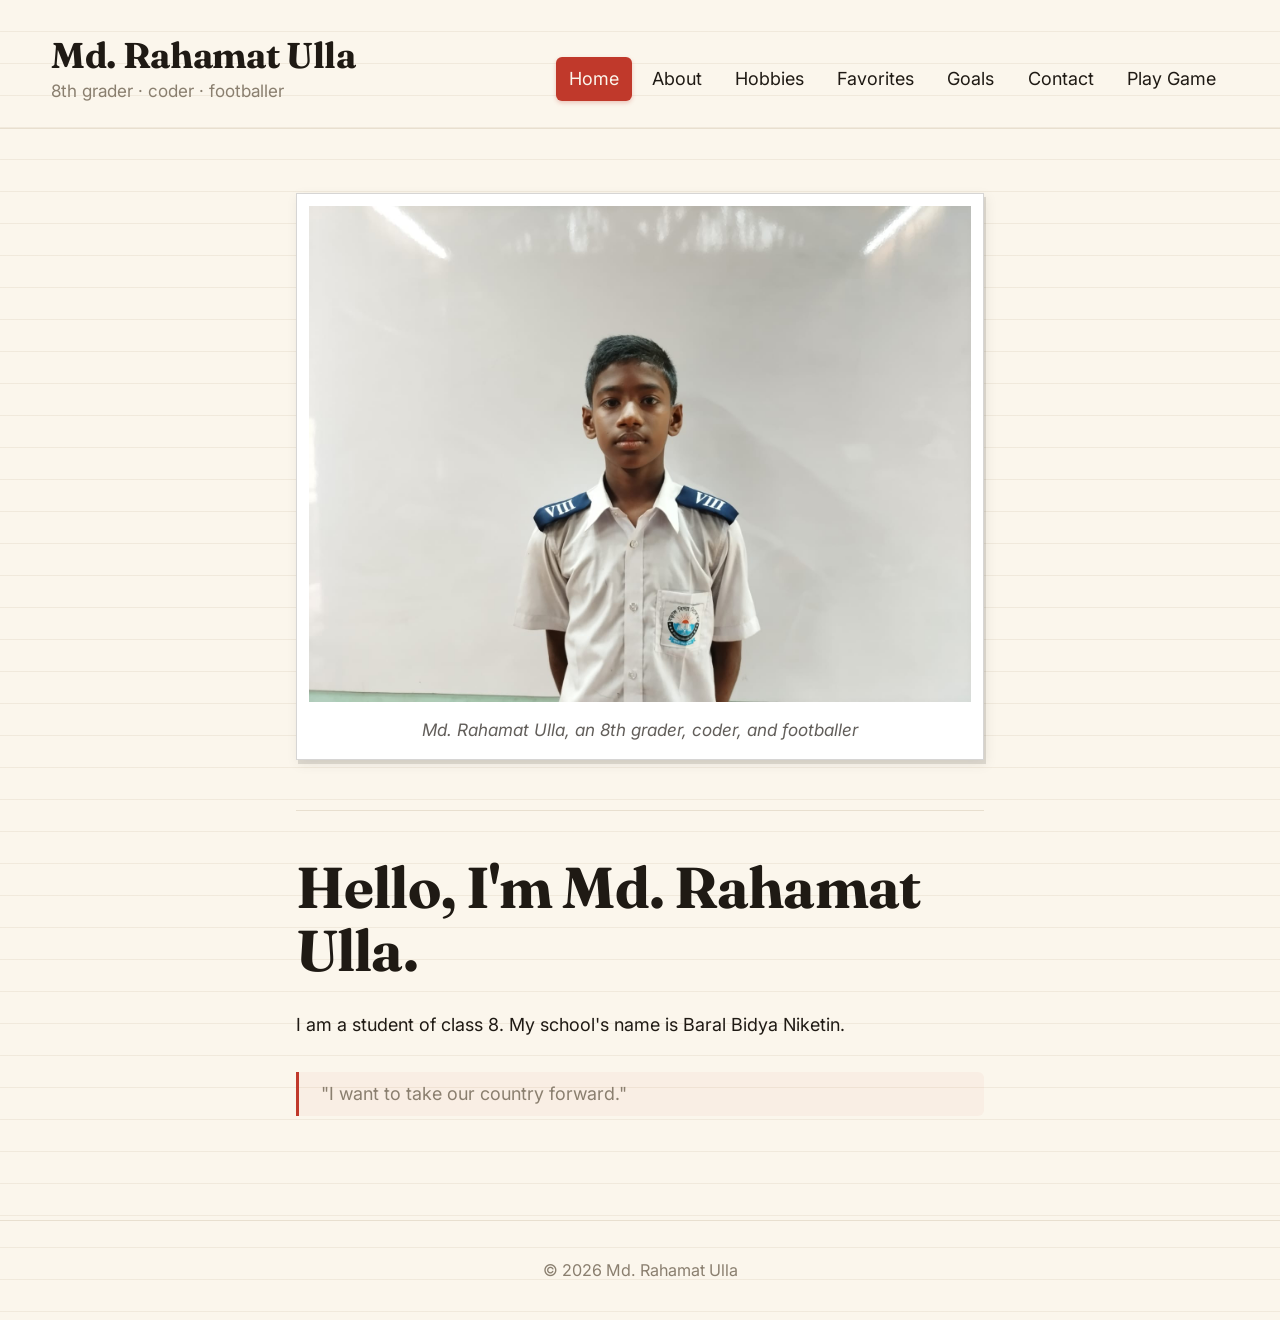
<file: index.html>
<!DOCTYPE html>
<html lang="en">
<head>
<meta name="google-site-verification" content="google2bafa1a27323c796">
<meta charset="UTF-8">
<meta name="viewport" content="width=device-width, initial-scale=1.0">
<title>Home — Md. Rahamat Ulla's Portfolio</title>
<meta name="description" content="Hello, I'm Md. Rahamat Ulla. I am a student of class 8. My school's name is Baral Bidya Niketin. 'I want to take our country forward.'">
<meta name="author" content="Md. Rahamat Ulla">
<meta name="robots" content="index,follow">
<link rel="canonical" href="https://baralbiddyaniketan.github.io/md-rahamat-ulla.github.io/index.html">

<!-- Open Graph (Facebook, LinkedIn, iMessage previews) -->
<meta property="og:type" content="profile">
<meta property="og:title" content="Home — Md. Rahamat Ulla's Portfolio">
<meta property="og:description" content="Hello, I'm Md. Rahamat Ulla. I am a student of class 8. My school's name is Baral Bidya Niketin. 'I want to take our country forward.'">
<meta property="og:url" content="https://baralbiddyaniketan.github.io/md-rahamat-ulla.github.io/index.html">
<meta property="og:image" content="https://baralbiddyaniketan.github.io/md-rahamat-ulla.github.io/images/home.jpg">
<meta property="og:site_name" content="Md. Rahamat Ulla's Portfolio">

<!-- Twitter / X card -->
<meta name="twitter:card" content="summary_large_image">
<meta name="twitter:title" content="Home — Md. Rahamat Ulla's Portfolio">
<meta name="twitter:description" content="Hello, I'm Md. Rahamat Ulla. I am a student of class 8. My school's name is Baral Bidya Niketin. 'I want to take our country forward.'">
<meta name="twitter:image" content="https://baralbiddyaniketan.github.io/md-rahamat-ulla.github.io/images/home.jpg">

<link rel="preconnect" href="https://fonts.googleapis.com">
<link rel="preconnect" href="https://fonts.gstatic.com" crossorigin>
<link href="https://fonts.googleapis.com/css2?family=Fraunces:wght@500;700&family=Inter:wght@400;500;700&display=swap" rel="stylesheet">
<link rel="stylesheet" href="style.css">

<!-- Dynamic Style Properties -->
<style>
  :root {
    --bg: #fbf6ec;
    --text: #1f1a14;
    --accent: #c0392b;
    --muted: #8a7f6f;
    --rule: #e8dfcf;
    --font-body: 'Inter', system-ui, -apple-system, sans-serif;
    --font-display: 'Fraunces', Georgia, 'Times New Roman', serif;
  }
</style>

<script type="application/ld+json">
{
  "@context": "https://schema.org",
  "@type": "Person",
  "name": "Md. Rahamat Ulla",
  "description": "8th grader · coder · footballer",
  "url": "https://baralbiddyaniketan.github.io/md-rahamat-ulla.github.io",
  "image": "https://baralbiddyaniketan.github.io/md-rahamat-ulla.github.io/images/home.jpg"
}
</script>
</head>
<body>

<header class="site-header">
  <a href="index.html" class="brand">
    <span class="brand-name">Md. Rahamat Ulla</span>
    <span class="brand-tag">8th grader · coder · footballer</span>
  </a>
  <nav class="site-nav" aria-label="Main navigation">
    <a href="index.html" class="active">Home</a>
    <a href="about.html">About</a>
    <a href="hobbies.html">Hobbies</a>
    <a href="favorites.html">Favorites</a>
    <a href="goals.html">Goals</a>
    <a href="contact.html">Contact</a>
    <a href="game/index.html">Play Game</a>
    </nav>
</header>

<main class="page">
  <figure class="hero">
    <img src="images/home.jpg" alt="Md. Rahamat Ulla, an 8th grader, coder, and footballer" loading="lazy">
    <figcaption>Md. Rahamat Ulla, an 8th grader, coder, and footballer</figcaption>
  </figure>

  <article class="content">
    <hr />
<h1>Hello, I'm Md. Rahamat Ulla.</h1>
<p>I am a student of class 8. My school's name is Baral Bidya Niketin.</p>
<blockquote>
<p>"I want to take our country forward."</p>
</blockquote>
  </article>
</main>

<footer class="site-footer">
  <span>© 2026 Md. Rahamat Ulla</span>
</footer>

</body>
</html>
</file>
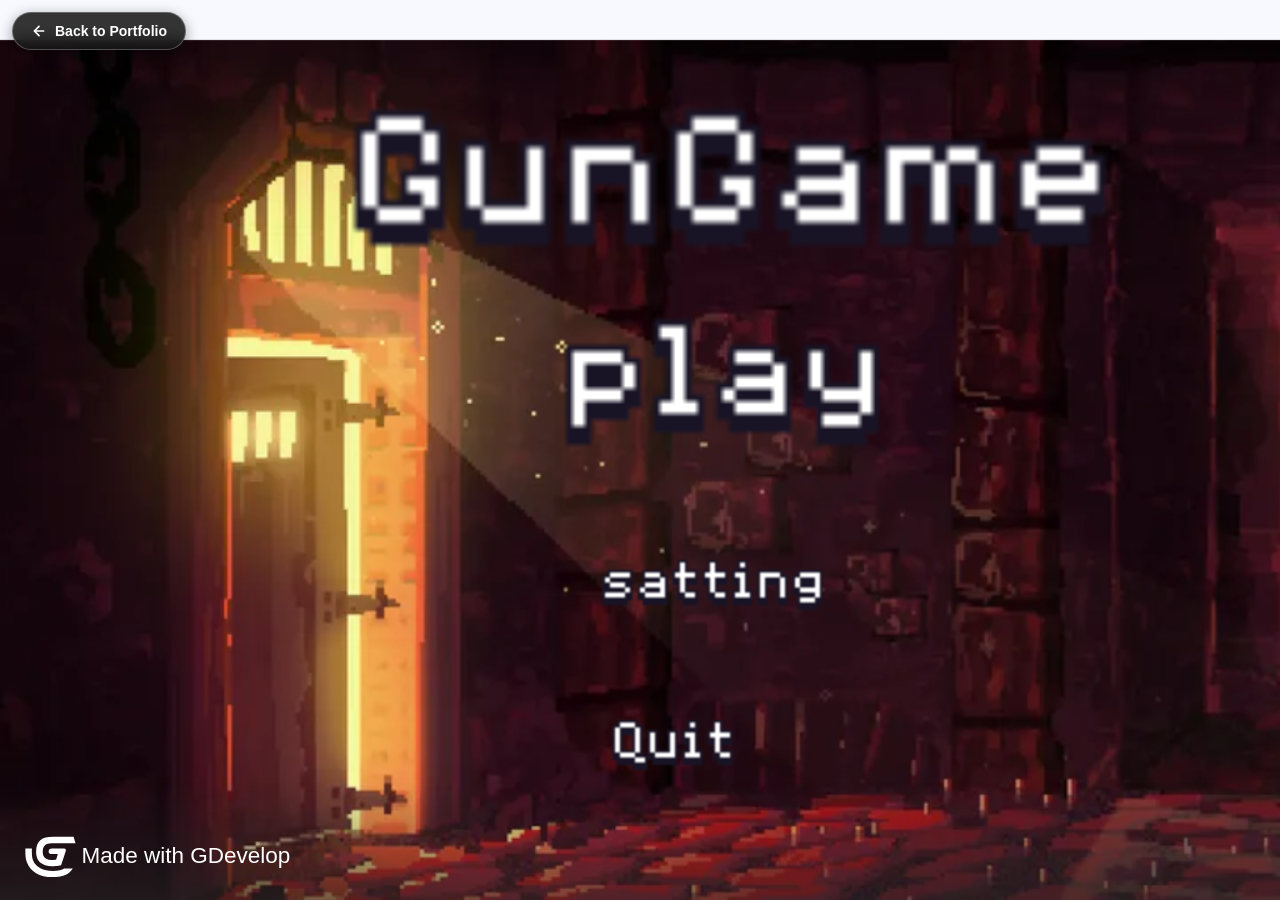
<file: game/index.html>
<!DOCTYPE html>
<html>
<head>

<meta name="description" content="Play Md. Rahamat Ulla's online game created at Boral Biddya Niketon with GDevelop.">
<meta name="keywords" content="Md. Rahamat Ulla, Md. Rahamat Ulla game, Boral Biddya Niketon, kids programming, GDevelop game, student game">
<meta name="robots" content="index, follow">
<link rel="canonical" href="https://baralbiddyaniketan.github.io/md-rahamat-ulla.github.io/game/index.html">
<meta name="google-site-verification" content="google2bafa1a27323c796">

<title>Md. Rahamat Ulla's Game - Boral Biddya Niketon</title>
    <meta charset="UTF-8"/>
    <link rel="manifest" href="manifest.webmanifest">

    <meta name="apple-mobile-web-app-capable" content="yes">
    <meta name="apple-mobile-web-app-status-bar-style" content="black-translucent">

    <meta name="theme-color" content="#000000" />
    <meta name="viewport" content="width=device-width, initial-scale=1.0, maximum-scale=1.0, user-scalable=no" />

	<style>
		body {
			margin: 0;
			padding: 0;
			background-color: #000000;
            overflow: hidden;
		}
        #canvasArea {
            margin-left: auto;
            margin-right: auto;
            overflow: hidden;
        }

        
	</style>
    <!-- Libs and GDJS core files : -->
		<script src="libs/jshashtable.js" crossorigin="anonymous"></script>
	<script src="logger.js" crossorigin="anonymous"></script>
	<script src="gd.js" crossorigin="anonymous"></script>
	<script src="libs/rbush.js" crossorigin="anonymous"></script>
	<script src="AsyncTasksManager.js" crossorigin="anonymous"></script>
	<script src="inputmanager.js" crossorigin="anonymous"></script>
	<script src="jsonmanager.js" crossorigin="anonymous"></script>
	<script src="Model3DManager.js" crossorigin="anonymous"></script>
	<script src="ResourceLoader.js" crossorigin="anonymous"></script>
	<script src="ResourceCache.js" crossorigin="anonymous"></script>
	<script src="timemanager.js" crossorigin="anonymous"></script>
	<script src="polygon.js" crossorigin="anonymous"></script>
	<script src="runtimeobject.js" crossorigin="anonymous"></script>
	<script src="profiler.js" crossorigin="anonymous"></script>
	<script src="RuntimeInstanceContainer.js" crossorigin="anonymous"></script>
	<script src="runtimescene.js" crossorigin="anonymous"></script>
	<script src="scenestack.js" crossorigin="anonymous"></script>
	<script src="force.js" crossorigin="anonymous"></script>
	<script src="RuntimeLayer.js" crossorigin="anonymous"></script>
	<script src="layer.js" crossorigin="anonymous"></script>
	<script src="RuntimeCustomObjectLayer.js" crossorigin="anonymous"></script>
	<script src="timer.js" crossorigin="anonymous"></script>
	<script src="runtimewatermark.js" crossorigin="anonymous"></script>
	<script src="runtimegame.js" crossorigin="anonymous"></script>
	<script src="variable.js" crossorigin="anonymous"></script>
	<script src="variablescontainer.js" crossorigin="anonymous"></script>
	<script src="oncetriggers.js" crossorigin="anonymous"></script>
	<script src="runtimebehavior.js" crossorigin="anonymous"></script>
	<script src="SpriteAnimator.js" crossorigin="anonymous"></script>
	<script src="spriteruntimeobject.js" crossorigin="anonymous"></script>
	<script src="affinetransformation.js" crossorigin="anonymous"></script>
	<script src="CustomRuntimeObjectInstanceContainer.js" crossorigin="anonymous"></script>
	<script src="CustomRuntimeObject.js" crossorigin="anonymous"></script>
	<script src="CustomRuntimeObject2D.js" crossorigin="anonymous"></script>
	<script src="indexeddb.js" crossorigin="anonymous"></script>
	<script src="events-tools/commontools.js" crossorigin="anonymous"></script>
	<script src="events-tools/variabletools.js" crossorigin="anonymous"></script>
	<script src="events-tools/runtimescenetools.js" crossorigin="anonymous"></script>
	<script src="events-tools/inputtools.js" crossorigin="anonymous"></script>
	<script src="events-tools/objecttools.js" crossorigin="anonymous"></script>
	<script src="events-tools/cameratools.js" crossorigin="anonymous"></script>
	<script src="events-tools/soundtools.js" crossorigin="anonymous"></script>
	<script src="events-tools/storagetools.js" crossorigin="anonymous"></script>
	<script src="events-tools/stringtools.js" crossorigin="anonymous"></script>
	<script src="events-tools/windowtools.js" crossorigin="anonymous"></script>
	<script src="events-tools/networktools.js" crossorigin="anonymous"></script>
	<script src="splash/gd-logo-light.js" crossorigin="anonymous"></script>
	<script src="pixi-renderers/pixi.js" crossorigin="anonymous"></script>
	<script src="pixi-renderers/pixi-filters-tools.js" crossorigin="anonymous"></script>
	<script src="pixi-renderers/runtimegame-pixi-renderer.js" crossorigin="anonymous"></script>
	<script src="pixi-renderers/runtimescene-pixi-renderer.js" crossorigin="anonymous"></script>
	<script src="pixi-renderers/layer-pixi-renderer.js" crossorigin="anonymous"></script>
	<script src="pixi-renderers/pixi-image-manager.js" crossorigin="anonymous"></script>
	<script src="pixi-renderers/pixi-bitmapfont-manager.js" crossorigin="anonymous"></script>
	<script src="pixi-renderers/spriteruntimeobject-pixi-renderer.js" crossorigin="anonymous"></script>
	<script src="pixi-renderers/CustomRuntimeObject2DPixiRenderer.js" crossorigin="anonymous"></script>
	<script src="pixi-renderers/DebuggerPixiRenderer.js" crossorigin="anonymous"></script>
	<script src="pixi-renderers/loadingscreen-pixi-renderer.js" crossorigin="anonymous"></script>
	<script src="pixi-renderers/pixi-effects-manager.js" crossorigin="anonymous"></script>
	<script src="howler-sound-manager/howler.min.js" crossorigin="anonymous"></script>
	<script src="howler-sound-manager/howler-sound-manager.js" crossorigin="anonymous"></script>
	<script src="fontfaceobserver-font-manager/fontfaceobserver.js" crossorigin="anonymous"></script>
	<script src="fontfaceobserver-font-manager/fontfaceobserver-font-manager.js" crossorigin="anonymous"></script>
	<script src="gdjs-evtsext__boidsmovement__boidsmovement.js" crossorigin="anonymous"></script>
	<script src="gdjs-evtsext__boidsmovement__definehelperclasses-func.js" crossorigin="anonymous"></script>
	<script src="gdjs-evtsext__buttonstates__buttonfsm.js" crossorigin="anonymous"></script>
	<script src="gdjs-evtsext__buttonstates__buttonscaletween.js" crossorigin="anonymous"></script>
	<script src="gdjs-evtsext__firebullet__definehelperclasses-func.js" crossorigin="anonymous"></script>
	<script src="gdjs-evtsext__firebullet__firebullet.js" crossorigin="anonymous"></script>
	<script src="gdjs-evtsext__firebullet__rotateobjecttofacesamewayascamera-func.js" crossorigin="anonymous"></script>
	<script src="gdjs-evtsext__health__health.js" crossorigin="anonymous"></script>
	<script src="gdjs-evtsext__panelspritebutton__bitmaptextstylestate.js" crossorigin="anonymous"></script>
	<script src="gdjs-evtsext__panelspritebutton__buttonfsm.js" crossorigin="anonymous"></script>
	<script src="gdjs-evtsext__panelspritebutton__isingameedition-func.js" crossorigin="anonymous"></script>
	<script src="gdjs-evtsext__panelspritebutton__panelspritebutton.js" crossorigin="anonymous"></script>
	<script src="gdjs-evtsext__panelspritebutton__textstylestate.js" crossorigin="anonymous"></script>
	<script src="gdjs-evtsext__panelspritecontinuousbar__panelspritecontinuousbar.js" crossorigin="anonymous"></script>
	<script src="gdjs-evtsext__panelspritecontinuousbar__resourcebar.js" crossorigin="anonymous"></script>
	<script src="gdjs-evtsext__panelspriteslider__buttonfsm.js" crossorigin="anonymous"></script>
	<script src="gdjs-evtsext__panelspriteslider__isingameedition-func.js" crossorigin="anonymous"></script>
	<script src="gdjs-evtsext__panelspriteslider__panelspriteslider.js" crossorigin="anonymous"></script>
	<script src="gdjs-evtsext__panelspriteslider__slider.js" crossorigin="anonymous"></script>
	<script src="Extensions/3D/Scene3DTools.js" crossorigin="anonymous"></script>
	<script src="Extensions/AnchorBehavior/anchorruntimebehavior.js" crossorigin="anonymous"></script>
	<script src="Extensions/BitmapText/bitmaptextruntimeobject-pixi-renderer.js" crossorigin="anonymous"></script>
	<script src="Extensions/BitmapText/bitmaptextruntimeobject.js" crossorigin="anonymous"></script>
	<script src="Extensions/DraggableBehavior/draggableruntimebehavior.js" crossorigin="anonymous"></script>
	<script src="Extensions/LinkedObjects/linkedobjects.js" crossorigin="anonymous"></script>
	<script src="Extensions/PanelSpriteObject/panelspriteruntimeobject-pixi-renderer.js" crossorigin="anonymous"></script>
	<script src="Extensions/PanelSpriteObject/panelspriteruntimeobject.js" crossorigin="anonymous"></script>
	<script src="Extensions/PrimitiveDrawing/pixi-graphics-extras/graphics-extras.min.js" crossorigin="anonymous"></script>
	<script src="Extensions/PrimitiveDrawing/shapepainterruntimeobject-pixi-renderer.js" crossorigin="anonymous"></script>
	<script src="Extensions/PrimitiveDrawing/shapepainterruntimeobject.js" crossorigin="anonymous"></script>
	<script src="Extensions/TextObject/textruntimeobject-pixi-renderer.js" crossorigin="anonymous"></script>
	<script src="Extensions/TextObject/textruntimeobject.js" crossorigin="anonymous"></script>
	<script src="Extensions/TopDownMovementBehavior/topdownmovementruntimebehavior.js" crossorigin="anonymous"></script>
	<script src="Extensions/TweenBehavior/TweenManager.js" crossorigin="anonymous"></script>
	<script src="Extensions/TweenBehavior/tweenruntimebehavior.js" crossorigin="anonymous"></script>
	<script src="Extensions/TweenBehavior/tweentools.js" crossorigin="anonymous"></script>
	<script src="object-capabilities/AnimatableBehavior.js" crossorigin="anonymous"></script>
	<script src="object-capabilities/EffectBehavior.js" crossorigin="anonymous"></script>
	<script src="object-capabilities/FlippableBehavior.js" crossorigin="anonymous"></script>
	<script src="object-capabilities/OpacityBehavior.js" crossorigin="anonymous"></script>
	<script src="object-capabilities/ResizableBehavior.js" crossorigin="anonymous"></script>
	<script src="object-capabilities/ScalableBehavior.js" crossorigin="anonymous"></script>
	<script src="object-capabilities/TextContainerBehavior.js" crossorigin="anonymous"></script>
	<script src="Extensions/3D/DirectionalLight.js" crossorigin="anonymous"></script>
	<script src="Extensions/3D/HemisphereLight.js" crossorigin="anonymous"></script>
	<script src="Extensions/Effects/outline-pixi-filter.js" crossorigin="anonymous"></script>
	<script src="Extensions/Effects/pixi-filters/filter-outline.js" crossorigin="anonymous"></script>
	<script src="code0.js" crossorigin="anonymous"></script>
	<script src="code1.js" crossorigin="anonymous"></script>
	<script src="code2.js" crossorigin="anonymous"></script>
	<script src="data.js" crossorigin="anonymous"></script>


</head>
<body>

<!-- Back to Portfolio Bar -->
<div id="back-to-portfolio-bar" style="position: fixed; top: 12px; left: 12px; z-index: 999999; font-family: -apple-system, BlinkMacSystemFont, 'Segoe UI', Roboto, sans-serif;">
  <a href="../index.html" style="display: inline-flex; align-items: center; gap: 8px; padding: 10px 18px; background: rgba(18, 18, 18, 0.85); backdrop-filter: blur(8px); color: #ffffff; text-decoration: none; font-size: 14px; font-weight: 600; border-radius: 9999px; border: 1px solid rgba(255, 255, 255, 0.25); box-shadow: 0 4px 14px rgba(0,0,0,0.4); transition: transform 0.2s, background 0.2s;">
    <svg width="16" height="16" viewBox="0 0 24 24" fill="none" stroke="currentColor" stroke-width="2.5" stroke-linecap="round" stroke-linejoin="round"><path d="M19 12H5M12 19l-7-7 7-7"/></svg>
    <span>Back to Portfolio</span>
  </a>
</div>
<script>
  // Ensure the back button stays clickable and doesn't get suppressed by GDevelop canvas focus
  document.getElementById('back-to-portfolio-bar').addEventListener('click', function(e) {
    window.location.href = '../index.html';
  });
</script>



    
	<script>

    (function() {
        //Initialization
        var game = new gdjs.RuntimeGame(gdjs.projectData, gdjs.runtimeGameOptions);

        //Create a renderer
        game.getRenderer().createStandardCanvas(document.body);

        //Bind keyboards/mouse/touch events
        game.getRenderer().bindStandardEvents(game.getInputManager(), window, document);

        //Load all assets and start the game
        game.loadAllAssets(function() {
            game.startGameLoop();
        });
    })();

	</script>
</body>
</html>
</file>
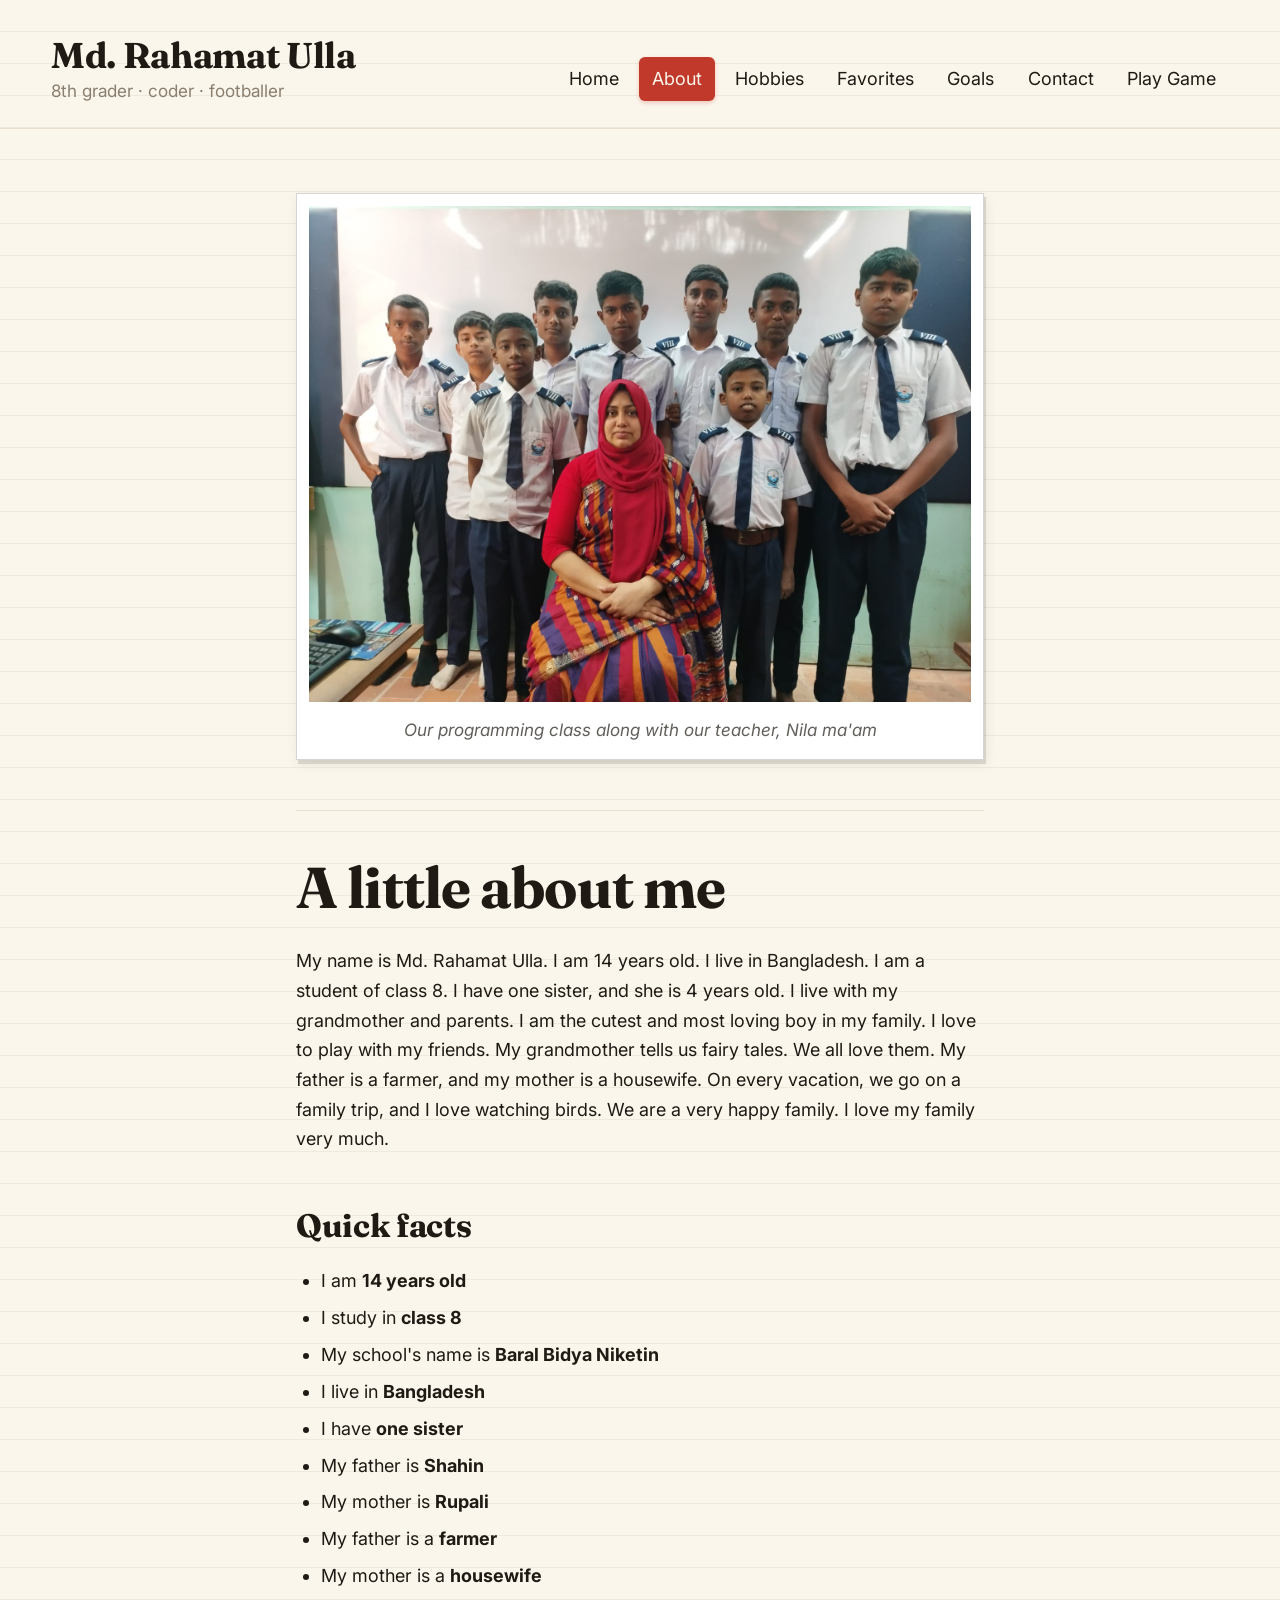
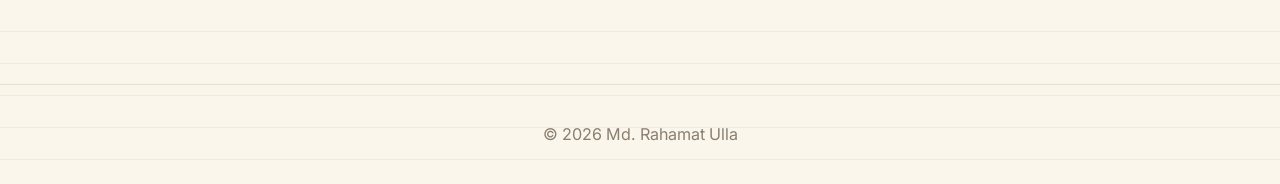
<file: about.html>
<!DOCTYPE html>
<html lang="en">
<head>
<meta name="google-site-verification" content="google2bafa1a27323c796">
<meta charset="UTF-8">
<meta name="viewport" content="width=device-width, initial-scale=1.0">
<title>About Me — Md. Rahamat Ulla's Portfolio</title>
<meta name="description" content="A little about me My name is Md. Rahamat Ulla. I am 14 years old. I live in Bangladesh. I am a student of class 8. I have one sister, and she is 4 years old. I...">
<meta name="author" content="Md. Rahamat Ulla">
<meta name="robots" content="index,follow">
<link rel="canonical" href="https://baralbiddyaniketan.github.io/md-rahamat-ulla.github.io/about.html">

<!-- Open Graph (Facebook, LinkedIn, iMessage previews) -->
<meta property="og:type" content="article">
<meta property="og:title" content="About Me — Md. Rahamat Ulla's Portfolio">
<meta property="og:description" content="A little about me My name is Md. Rahamat Ulla. I am 14 years old. I live in Bangladesh. I am a student of class 8. I have one sister, and she is 4 years old. I...">
<meta property="og:url" content="https://baralbiddyaniketan.github.io/md-rahamat-ulla.github.io/about.html">
<meta property="og:image" content="https://baralbiddyaniketan.github.io/md-rahamat-ulla.github.io/images/about.jpg">
<meta property="og:site_name" content="Md. Rahamat Ulla's Portfolio">

<!-- Twitter / X card -->
<meta name="twitter:card" content="summary_large_image">
<meta name="twitter:title" content="About Me — Md. Rahamat Ulla's Portfolio">
<meta name="twitter:description" content="A little about me My name is Md. Rahamat Ulla. I am 14 years old. I live in Bangladesh. I am a student of class 8. I have one sister, and she is 4 years old. I...">
<meta name="twitter:image" content="https://baralbiddyaniketan.github.io/md-rahamat-ulla.github.io/images/about.jpg">

<link rel="preconnect" href="https://fonts.googleapis.com">
<link rel="preconnect" href="https://fonts.gstatic.com" crossorigin>
<link href="https://fonts.googleapis.com/css2?family=Fraunces:wght@500;700&family=Inter:wght@400;500;700&display=swap" rel="stylesheet">
<link rel="stylesheet" href="style.css">

<!-- Dynamic Style Properties -->
<style>
  :root {
    --bg: #fbf6ec;
    --text: #1f1a14;
    --accent: #c0392b;
    --muted: #8a7f6f;
    --rule: #e8dfcf;
    --font-body: 'Inter', system-ui, -apple-system, sans-serif;
    --font-display: 'Fraunces', Georgia, 'Times New Roman', serif;
  }
</style>

<script type="application/ld+json">
{
  "@context": "https://schema.org",
  "@type": "WebPage",
  "name": "About Me",
  "description": "A little about me My name is Md. Rahamat Ulla. I am 14 years old. I live in Bangladesh. I am a student of class 8. I have one sister, and she is 4 years old. I...",
  "url": "https://baralbiddyaniketan.github.io/md-rahamat-ulla.github.io/about.html",
  "isPartOf": {
    "@type": "WebSite",
    "name": "Md. Rahamat Ulla's Portfolio",
    "url": "https://baralbiddyaniketan.github.io/md-rahamat-ulla.github.io"
  },
  "author": {
    "@type": "Person",
    "name": "Md. Rahamat Ulla"
  }
}
</script>
</head>
<body>

<header class="site-header">
  <a href="index.html" class="brand">
    <span class="brand-name">Md. Rahamat Ulla</span>
    <span class="brand-tag">8th grader · coder · footballer</span>
  </a>
  <nav class="site-nav" aria-label="Main navigation">
    <a href="index.html">Home</a>
    <a href="about.html" class="active">About</a>
    <a href="hobbies.html">Hobbies</a>
    <a href="favorites.html">Favorites</a>
    <a href="goals.html">Goals</a>
    <a href="contact.html">Contact</a>
    <a href="game/index.html">Play Game</a>
    </nav>
</header>

<main class="page">
  <figure class="hero">
    <img src="images/about.jpg" alt="Our programming class along with our teacher, Nila ma'am" loading="lazy">
    <figcaption>Our programming class along with our teacher, Nila ma'am</figcaption>
  </figure>

  <article class="content">
    <hr />
<h1>A little about me</h1>
<p>My name is Md. Rahamat Ulla. I am 14 years old. I live in Bangladesh. I am a student of class 8. I have one sister, and she is 4 years old. I live with my grandmother and parents. I am the cutest and most loving boy in my family. I love to play with my friends. My grandmother tells us fairy tales. We all love them. My father is a farmer, and my mother is a housewife. On every vacation, we go on a family trip, and I love watching birds. We are a very happy family. I love my family very much.</p>
<h2>Quick facts</h2>
<ul>
<li>I am <strong>14 years old</strong></li>
<li>I study in <strong>class 8</strong></li>
<li>My school's name is <strong>Baral Bidya Niketin</strong></li>
<li>I live in <strong>Bangladesh</strong></li>
<li>I have <strong>one sister</strong></li>
<li>My father is <strong>Shahin</strong></li>
<li>My mother is <strong>Rupali</strong></li>
<li>My father is a <strong>farmer</strong></li>
<li>My mother is a <strong>housewife</strong></li>
</ul>
  </article>
</main>

<footer class="site-footer">
  <span>© 2026 Md. Rahamat Ulla</span>
</footer>

</body>
</html>
</file>
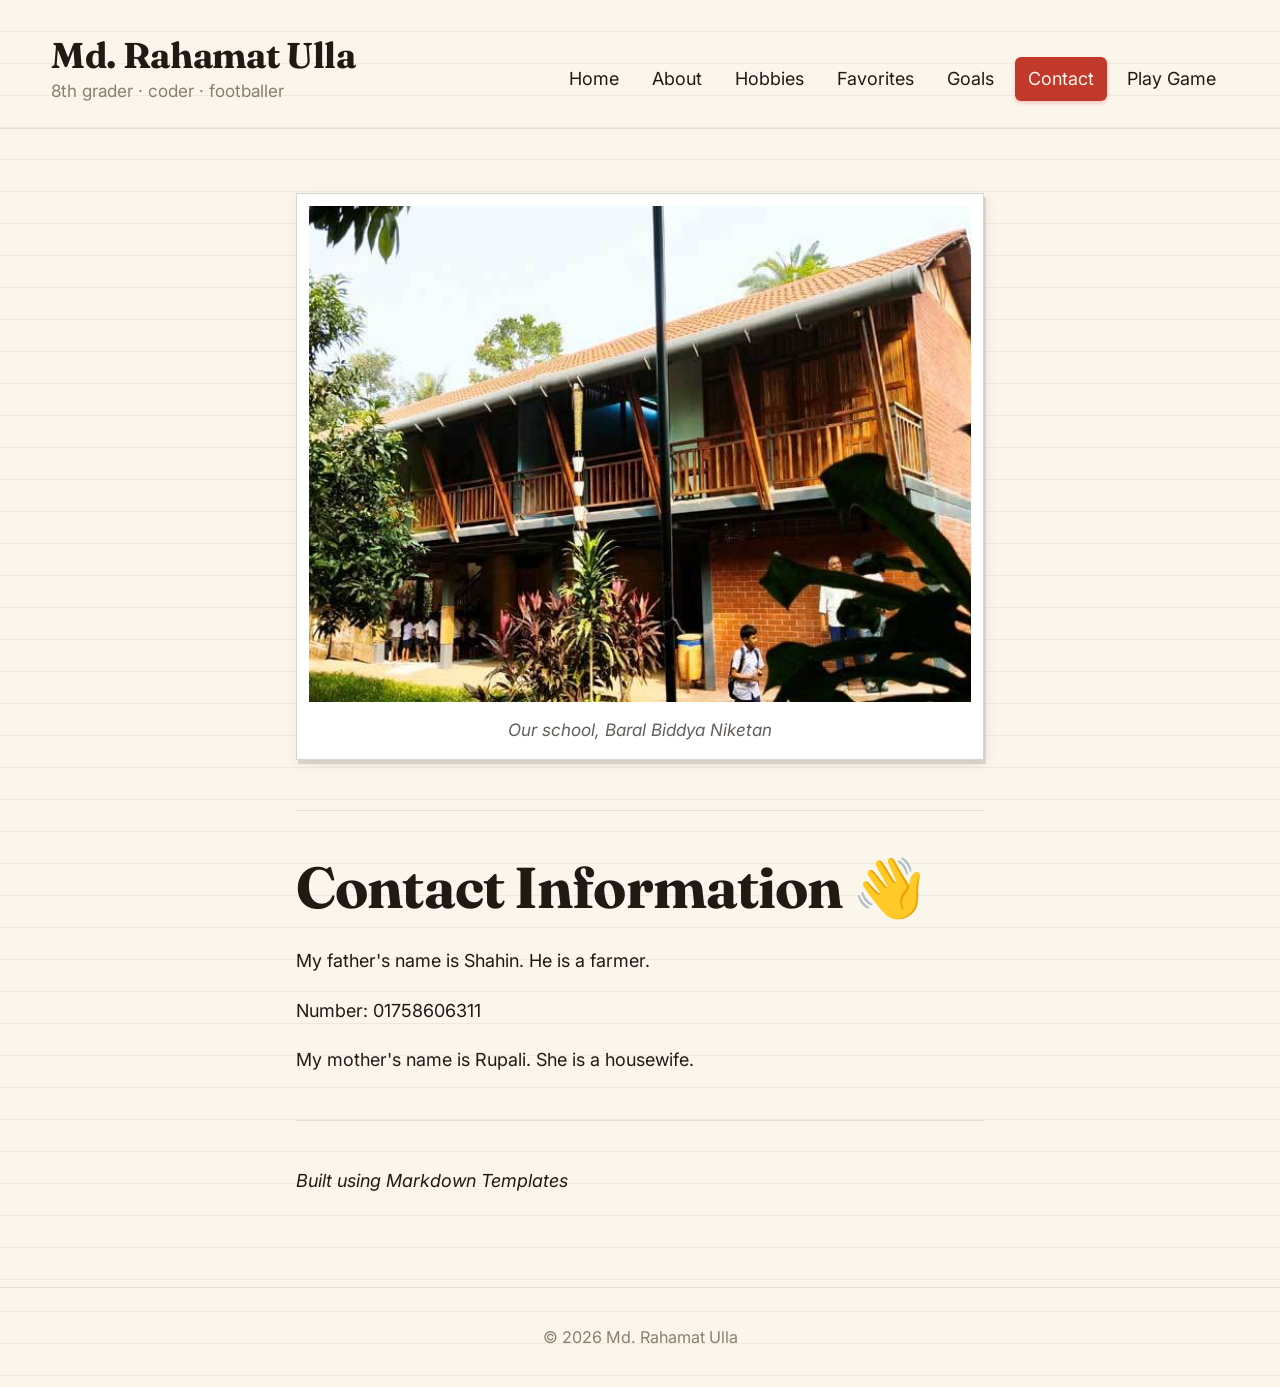
<file: contact.html>
<!DOCTYPE html>
<html lang="en">
<head>
<meta name="google-site-verification" content="google2bafa1a27323c796">
<meta charset="UTF-8">
<meta name="viewport" content="width=device-width, initial-scale=1.0">
<title>Contact — Md. Rahamat Ulla's Portfolio</title>
<meta name="description" content="Contact Information 👋 My father's name is Shahin. He is a farmer. Number: 01758606311 My mother's name is Rupali. She is a housewife. Built using...">
<meta name="author" content="Md. Rahamat Ulla">
<meta name="robots" content="index,follow">
<link rel="canonical" href="https://baralbiddyaniketan.github.io/md-rahamat-ulla.github.io/contact.html">

<!-- Open Graph (Facebook, LinkedIn, iMessage previews) -->
<meta property="og:type" content="article">
<meta property="og:title" content="Contact — Md. Rahamat Ulla's Portfolio">
<meta property="og:description" content="Contact Information 👋 My father's name is Shahin. He is a farmer. Number: 01758606311 My mother's name is Rupali. She is a housewife. Built using...">
<meta property="og:url" content="https://baralbiddyaniketan.github.io/md-rahamat-ulla.github.io/contact.html">
<meta property="og:image" content="https://baralbiddyaniketan.github.io/md-rahamat-ulla.github.io/images/contact.jpg">
<meta property="og:site_name" content="Md. Rahamat Ulla's Portfolio">

<!-- Twitter / X card -->
<meta name="twitter:card" content="summary_large_image">
<meta name="twitter:title" content="Contact — Md. Rahamat Ulla's Portfolio">
<meta name="twitter:description" content="Contact Information 👋 My father's name is Shahin. He is a farmer. Number: 01758606311 My mother's name is Rupali. She is a housewife. Built using...">
<meta name="twitter:image" content="https://baralbiddyaniketan.github.io/md-rahamat-ulla.github.io/images/contact.jpg">

<link rel="preconnect" href="https://fonts.googleapis.com">
<link rel="preconnect" href="https://fonts.gstatic.com" crossorigin>
<link href="https://fonts.googleapis.com/css2?family=Fraunces:wght@500;700&family=Inter:wght@400;500;700&display=swap" rel="stylesheet">
<link rel="stylesheet" href="style.css">

<!-- Dynamic Style Properties -->
<style>
  :root {
    --bg: #fbf6ec;
    --text: #1f1a14;
    --accent: #c0392b;
    --muted: #8a7f6f;
    --rule: #e8dfcf;
    --font-body: 'Inter', system-ui, -apple-system, sans-serif;
    --font-display: 'Fraunces', Georgia, 'Times New Roman', serif;
  }
</style>

<script type="application/ld+json">
{
  "@context": "https://schema.org",
  "@type": "WebPage",
  "name": "Contact",
  "description": "Contact Information 👋 My father's name is Shahin. He is a farmer. Number: 01758606311 My mother's name is Rupali. She is a housewife. Built using...",
  "url": "https://baralbiddyaniketan.github.io/md-rahamat-ulla.github.io/contact.html",
  "isPartOf": {
    "@type": "WebSite",
    "name": "Md. Rahamat Ulla's Portfolio",
    "url": "https://baralbiddyaniketan.github.io/md-rahamat-ulla.github.io"
  },
  "author": {
    "@type": "Person",
    "name": "Md. Rahamat Ulla"
  }
}
</script>
</head>
<body>

<header class="site-header">
  <a href="index.html" class="brand">
    <span class="brand-name">Md. Rahamat Ulla</span>
    <span class="brand-tag">8th grader · coder · footballer</span>
  </a>
  <nav class="site-nav" aria-label="Main navigation">
    <a href="index.html">Home</a>
    <a href="about.html">About</a>
    <a href="hobbies.html">Hobbies</a>
    <a href="favorites.html">Favorites</a>
    <a href="goals.html">Goals</a>
    <a href="contact.html" class="active">Contact</a>
    <a href="game/index.html">Play Game</a>
    </nav>
</header>

<main class="page">
  <figure class="hero">
    <img src="images/contact.jpg" alt="Our school, Baral Biddya Niketan" loading="lazy">
    <figcaption>Our school, Baral Biddya Niketan</figcaption>
  </figure>

  <article class="content">
    <hr />
<h1>Contact Information 👋</h1>
<p>My father's name is Shahin. He is a farmer.</p>
<p>Number: 01758606311</p>
<p>My mother's name is Rupali. She is a housewife.</p>
<hr />
<p><em>Built using Markdown Templates</em></p>
  </article>
</main>

<footer class="site-footer">
  <span>© 2026 Md. Rahamat Ulla</span>
</footer>

</body>
</html>
</file>
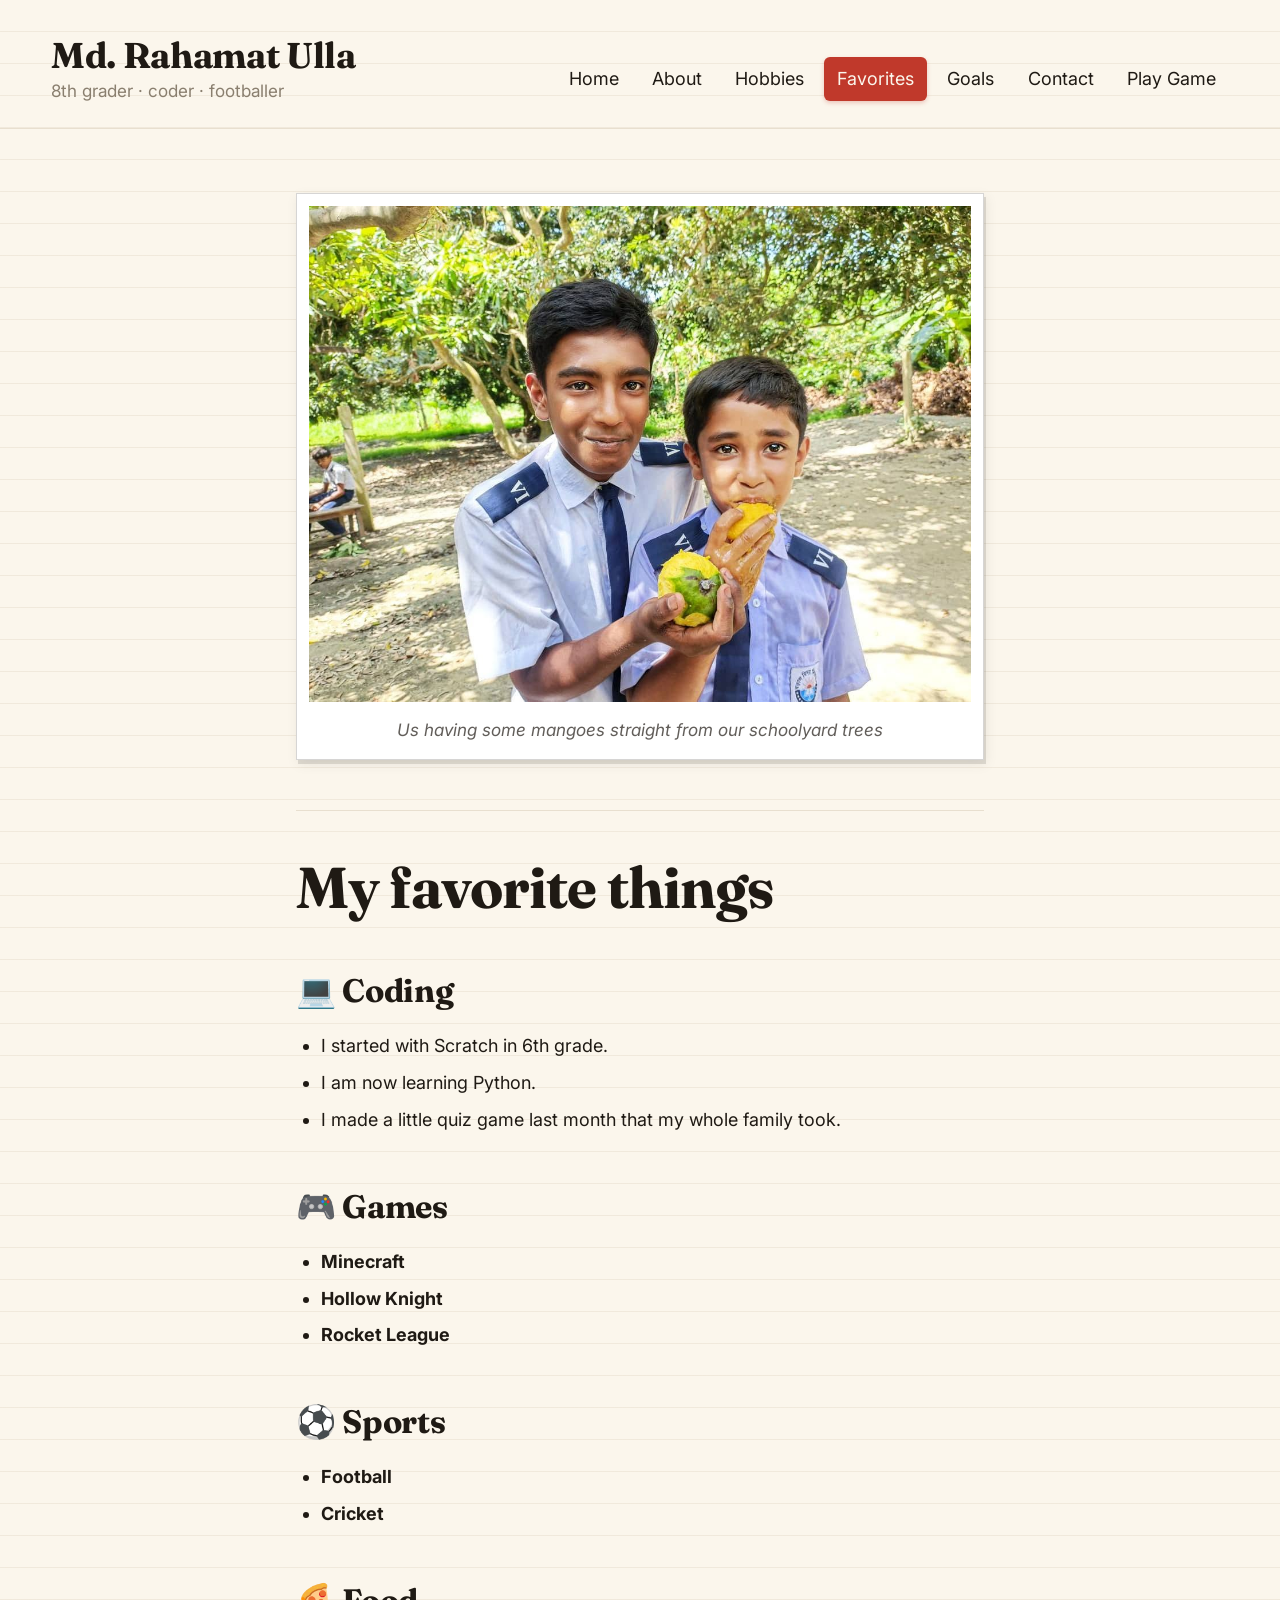
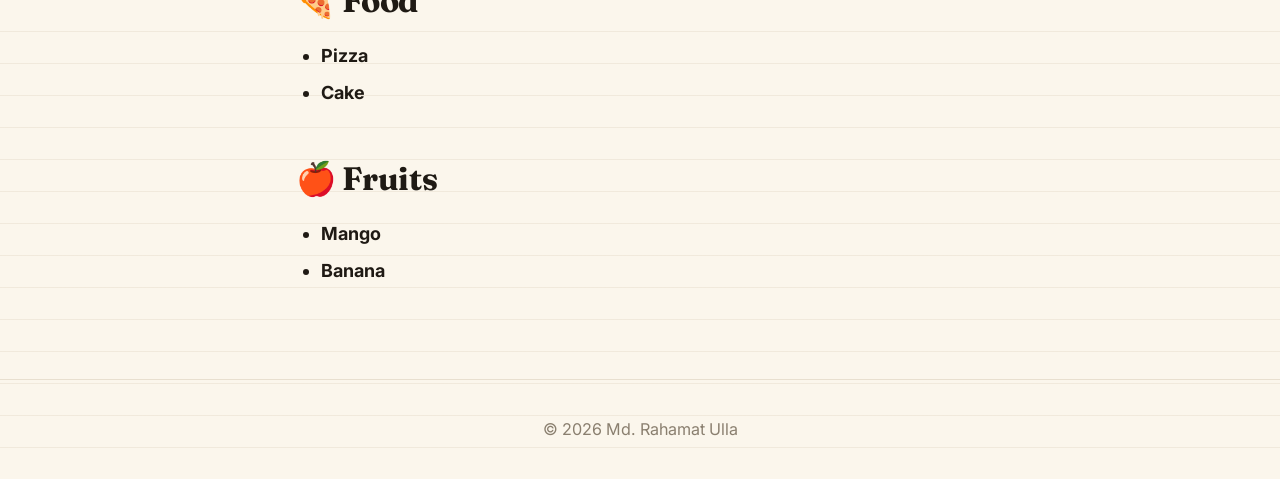
<file: favorites.html>
<!DOCTYPE html>
<html lang="en">
<head>
<meta name="google-site-verification" content="google2bafa1a27323c796">
<meta charset="UTF-8">
<meta name="viewport" content="width=device-width, initial-scale=1.0">
<title>Favorite Things — Md. Rahamat Ulla's Portfolio</title>
<meta name="description" content="My favorite things 💻 Coding I started with Scratch in 6th grade. I am now learning Python. I made a little quiz game last month that my whole family...">
<meta name="author" content="Md. Rahamat Ulla">
<meta name="robots" content="index,follow">
<link rel="canonical" href="https://baralbiddyaniketan.github.io/md-rahamat-ulla.github.io/favorites.html">

<!-- Open Graph (Facebook, LinkedIn, iMessage previews) -->
<meta property="og:type" content="article">
<meta property="og:title" content="Favorite Things — Md. Rahamat Ulla's Portfolio">
<meta property="og:description" content="My favorite things 💻 Coding I started with Scratch in 6th grade. I am now learning Python. I made a little quiz game last month that my whole family...">
<meta property="og:url" content="https://baralbiddyaniketan.github.io/md-rahamat-ulla.github.io/favorites.html">
<meta property="og:image" content="https://baralbiddyaniketan.github.io/md-rahamat-ulla.github.io/images/favorites.jpg">
<meta property="og:site_name" content="Md. Rahamat Ulla's Portfolio">

<!-- Twitter / X card -->
<meta name="twitter:card" content="summary_large_image">
<meta name="twitter:title" content="Favorite Things — Md. Rahamat Ulla's Portfolio">
<meta name="twitter:description" content="My favorite things 💻 Coding I started with Scratch in 6th grade. I am now learning Python. I made a little quiz game last month that my whole family...">
<meta name="twitter:image" content="https://baralbiddyaniketan.github.io/md-rahamat-ulla.github.io/images/favorites.jpg">

<link rel="preconnect" href="https://fonts.googleapis.com">
<link rel="preconnect" href="https://fonts.gstatic.com" crossorigin>
<link href="https://fonts.googleapis.com/css2?family=Fraunces:wght@500;700&family=Inter:wght@400;500;700&display=swap" rel="stylesheet">
<link rel="stylesheet" href="style.css">

<!-- Dynamic Style Properties -->
<style>
  :root {
    --bg: #fbf6ec;
    --text: #1f1a14;
    --accent: #c0392b;
    --muted: #8a7f6f;
    --rule: #e8dfcf;
    --font-body: 'Inter', system-ui, -apple-system, sans-serif;
    --font-display: 'Fraunces', Georgia, 'Times New Roman', serif;
  }
</style>

<script type="application/ld+json">
{
  "@context": "https://schema.org",
  "@type": "WebPage",
  "name": "Favorite Things",
  "description": "My favorite things 💻 Coding I started with Scratch in 6th grade. I am now learning Python. I made a little quiz game last month that my whole family...",
  "url": "https://baralbiddyaniketan.github.io/md-rahamat-ulla.github.io/favorites.html",
  "isPartOf": {
    "@type": "WebSite",
    "name": "Md. Rahamat Ulla's Portfolio",
    "url": "https://baralbiddyaniketan.github.io/md-rahamat-ulla.github.io"
  },
  "author": {
    "@type": "Person",
    "name": "Md. Rahamat Ulla"
  }
}
</script>
</head>
<body>

<header class="site-header">
  <a href="index.html" class="brand">
    <span class="brand-name">Md. Rahamat Ulla</span>
    <span class="brand-tag">8th grader · coder · footballer</span>
  </a>
  <nav class="site-nav" aria-label="Main navigation">
    <a href="index.html">Home</a>
    <a href="about.html">About</a>
    <a href="hobbies.html">Hobbies</a>
    <a href="favorites.html" class="active">Favorites</a>
    <a href="goals.html">Goals</a>
    <a href="contact.html">Contact</a>
    <a href="game/index.html">Play Game</a>
    </nav>
</header>

<main class="page">
  <figure class="hero">
    <img src="images/favorites.jpg" alt="Us having some mangoes straight from our schoolyard trees" loading="lazy">
    <figcaption>Us having some mangoes straight from our schoolyard trees</figcaption>
  </figure>

  <article class="content">
    <hr />
<h1>My favorite things</h1>
<h2>💻 Coding</h2>
<ul>
<li>I started with Scratch in 6th grade.</li>
<li>I am now learning Python.</li>
<li>I made a little quiz game last month that my whole family took.</li>
</ul>
<h2>🎮 Games</h2>
<ul>
<li><strong>Minecraft</strong></li>
<li><strong>Hollow Knight</strong></li>
<li><strong>Rocket League</strong></li>
</ul>
<h2>⚽ Sports</h2>
<ul>
<li><strong>Football</strong></li>
<li><strong>Cricket</strong></li>
</ul>
<h2>🍕 Food</h2>
<ul>
<li><strong>Pizza</strong></li>
<li><strong>Cake</strong></li>
</ul>
<h2>🍎 Fruits</h2>
<ul>
<li><strong>Mango</strong></li>
<li><strong>Banana</strong></li>
</ul>
  </article>
</main>

<footer class="site-footer">
  <span>© 2026 Md. Rahamat Ulla</span>
</footer>

</body>
</html>
</file>
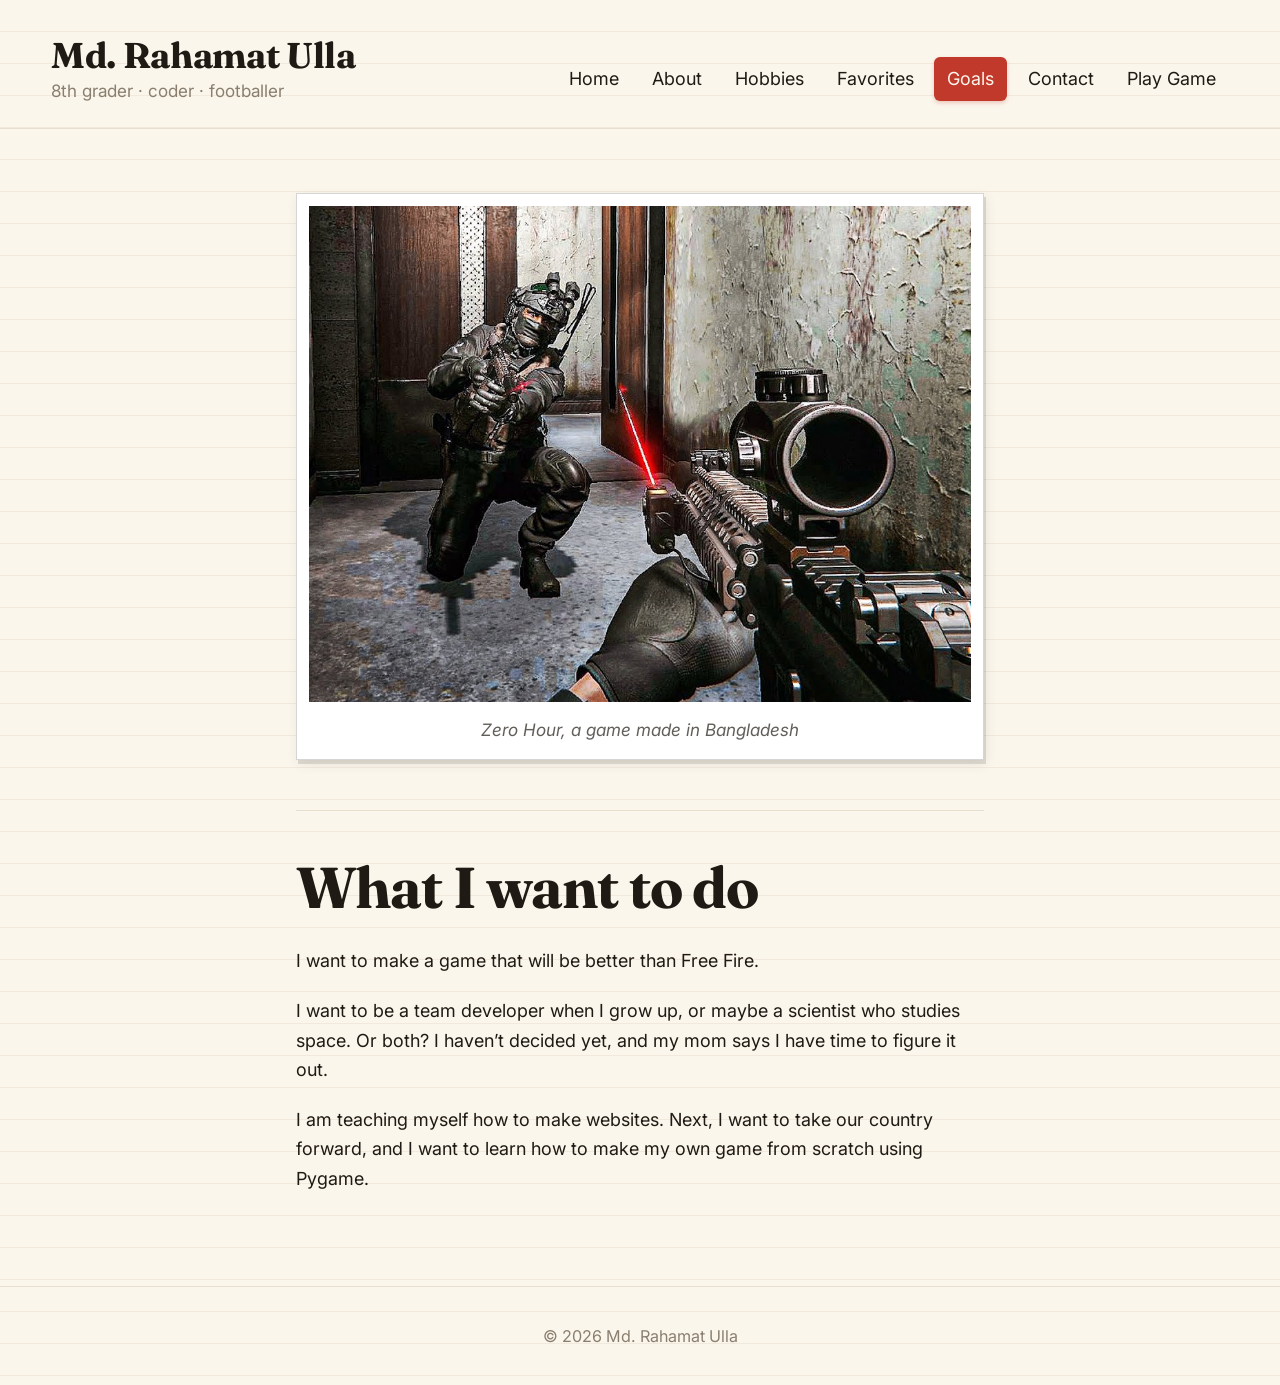
<file: goals.html>
<!DOCTYPE html>
<html lang="en">
<head>
<meta name="google-site-verification" content="google2bafa1a27323c796">
<meta charset="UTF-8">
<meta name="viewport" content="width=device-width, initial-scale=1.0">
<title>My Goals — Md. Rahamat Ulla's Portfolio</title>
<meta name="description" content="What I want to do I want to make a game that will be better than Free Fire. I want to be a team developer when I grow up, or maybe a scientist who...">
<meta name="author" content="Md. Rahamat Ulla">
<meta name="robots" content="index,follow">
<link rel="canonical" href="https://baralbiddyaniketan.github.io/md-rahamat-ulla.github.io/goals.html">

<!-- Open Graph (Facebook, LinkedIn, iMessage previews) -->
<meta property="og:type" content="article">
<meta property="og:title" content="My Goals — Md. Rahamat Ulla's Portfolio">
<meta property="og:description" content="What I want to do I want to make a game that will be better than Free Fire. I want to be a team developer when I grow up, or maybe a scientist who...">
<meta property="og:url" content="https://baralbiddyaniketan.github.io/md-rahamat-ulla.github.io/goals.html">
<meta property="og:image" content="https://baralbiddyaniketan.github.io/md-rahamat-ulla.github.io/images/goals.jpg">
<meta property="og:site_name" content="Md. Rahamat Ulla's Portfolio">

<!-- Twitter / X card -->
<meta name="twitter:card" content="summary_large_image">
<meta name="twitter:title" content="My Goals — Md. Rahamat Ulla's Portfolio">
<meta name="twitter:description" content="What I want to do I want to make a game that will be better than Free Fire. I want to be a team developer when I grow up, or maybe a scientist who...">
<meta name="twitter:image" content="https://baralbiddyaniketan.github.io/md-rahamat-ulla.github.io/images/goals.jpg">

<link rel="preconnect" href="https://fonts.googleapis.com">
<link rel="preconnect" href="https://fonts.gstatic.com" crossorigin>
<link href="https://fonts.googleapis.com/css2?family=Fraunces:wght@500;700&family=Inter:wght@400;500;700&display=swap" rel="stylesheet">
<link rel="stylesheet" href="style.css">

<!-- Dynamic Style Properties -->
<style>
  :root {
    --bg: #fbf6ec;
    --text: #1f1a14;
    --accent: #c0392b;
    --muted: #8a7f6f;
    --rule: #e8dfcf;
    --font-body: 'Inter', system-ui, -apple-system, sans-serif;
    --font-display: 'Fraunces', Georgia, 'Times New Roman', serif;
  }
</style>

<script type="application/ld+json">
{
  "@context": "https://schema.org",
  "@type": "WebPage",
  "name": "My Goals",
  "description": "What I want to do I want to make a game that will be better than Free Fire. I want to be a team developer when I grow up, or maybe a scientist who...",
  "url": "https://baralbiddyaniketan.github.io/md-rahamat-ulla.github.io/goals.html",
  "isPartOf": {
    "@type": "WebSite",
    "name": "Md. Rahamat Ulla's Portfolio",
    "url": "https://baralbiddyaniketan.github.io/md-rahamat-ulla.github.io"
  },
  "author": {
    "@type": "Person",
    "name": "Md. Rahamat Ulla"
  }
}
</script>
</head>
<body>

<header class="site-header">
  <a href="index.html" class="brand">
    <span class="brand-name">Md. Rahamat Ulla</span>
    <span class="brand-tag">8th grader · coder · footballer</span>
  </a>
  <nav class="site-nav" aria-label="Main navigation">
    <a href="index.html">Home</a>
    <a href="about.html">About</a>
    <a href="hobbies.html">Hobbies</a>
    <a href="favorites.html">Favorites</a>
    <a href="goals.html" class="active">Goals</a>
    <a href="contact.html">Contact</a>
    <a href="game/index.html">Play Game</a>
    </nav>
</header>

<main class="page">
  <figure class="hero">
    <img src="images/goals.jpg" alt="Zero Hour, a game made in Bangladesh" loading="lazy">
    <figcaption>Zero Hour, a game made in Bangladesh</figcaption>
  </figure>

  <article class="content">
    <hr />
<h1>What I want to do</h1>
<p>I want to make a game that will be better than Free Fire.</p>
<p>I want to be a team developer when I grow up, or maybe a scientist who studies space. Or both? I haven’t decided yet, and my mom says I have time to figure it out.</p>
<p>I am teaching myself how to make websites. Next, I want to take our country forward, and I want to learn how to make my own game from scratch using Pygame.</p>
  </article>
</main>

<footer class="site-footer">
  <span>© 2026 Md. Rahamat Ulla</span>
</footer>

</body>
</html>
</file>
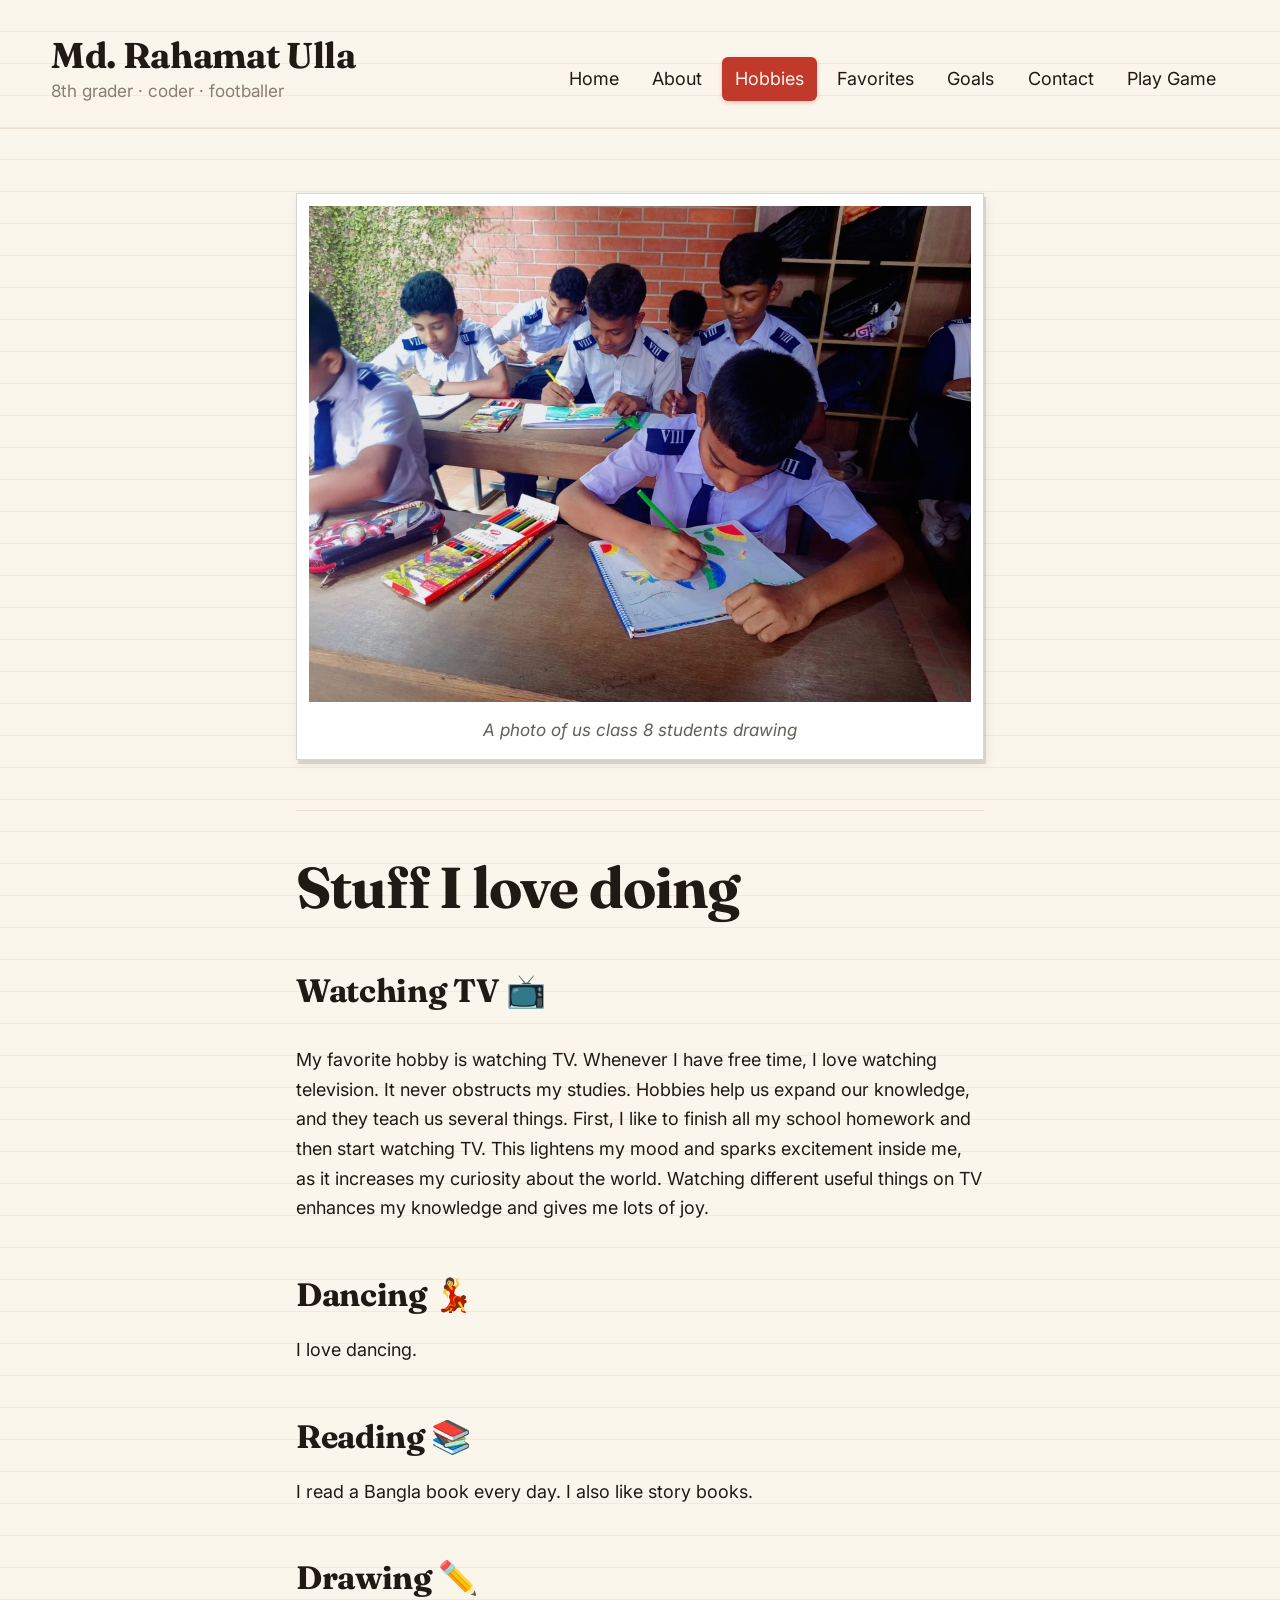
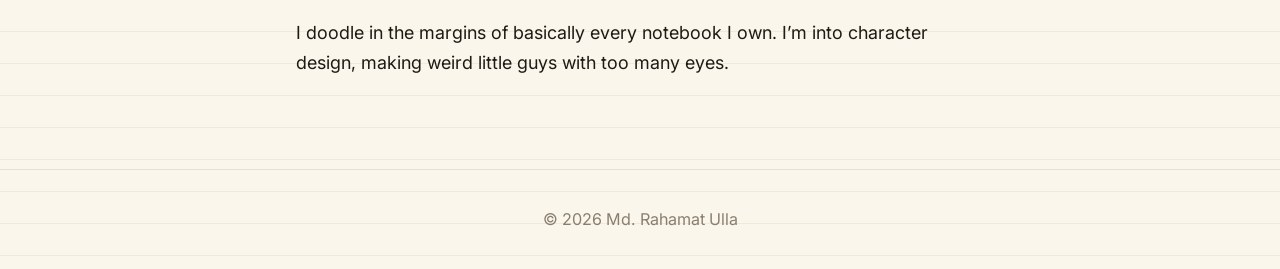
<file: hobbies.html>
<!DOCTYPE html>
<html lang="en">
<head>
<meta name="google-site-verification" content="google2bafa1a27323c796">
<meta charset="UTF-8">
<meta name="viewport" content="width=device-width, initial-scale=1.0">
<title>Hobbies & Interests — Md. Rahamat Ulla's Portfolio</title>
<meta name="description" content="Stuff I love doing Watching TV 📺 My favorite hobby is watching TV. Whenever I have free time, I love watching television. It never obstructs my...">
<meta name="author" content="Md. Rahamat Ulla">
<meta name="robots" content="index,follow">
<link rel="canonical" href="https://baralbiddyaniketan.github.io/md-rahamat-ulla.github.io/hobbies.html">

<!-- Open Graph (Facebook, LinkedIn, iMessage previews) -->
<meta property="og:type" content="article">
<meta property="og:title" content="Hobbies & Interests — Md. Rahamat Ulla's Portfolio">
<meta property="og:description" content="Stuff I love doing Watching TV 📺 My favorite hobby is watching TV. Whenever I have free time, I love watching television. It never obstructs my...">
<meta property="og:url" content="https://baralbiddyaniketan.github.io/md-rahamat-ulla.github.io/hobbies.html">
<meta property="og:image" content="https://baralbiddyaniketan.github.io/md-rahamat-ulla.github.io/images/hobbies.jpg">
<meta property="og:site_name" content="Md. Rahamat Ulla's Portfolio">

<!-- Twitter / X card -->
<meta name="twitter:card" content="summary_large_image">
<meta name="twitter:title" content="Hobbies & Interests — Md. Rahamat Ulla's Portfolio">
<meta name="twitter:description" content="Stuff I love doing Watching TV 📺 My favorite hobby is watching TV. Whenever I have free time, I love watching television. It never obstructs my...">
<meta name="twitter:image" content="https://baralbiddyaniketan.github.io/md-rahamat-ulla.github.io/images/hobbies.jpg">

<link rel="preconnect" href="https://fonts.googleapis.com">
<link rel="preconnect" href="https://fonts.gstatic.com" crossorigin>
<link href="https://fonts.googleapis.com/css2?family=Fraunces:wght@500;700&family=Inter:wght@400;500;700&display=swap" rel="stylesheet">
<link rel="stylesheet" href="style.css">

<!-- Dynamic Style Properties -->
<style>
  :root {
    --bg: #fbf6ec;
    --text: #1f1a14;
    --accent: #c0392b;
    --muted: #8a7f6f;
    --rule: #e8dfcf;
    --font-body: 'Inter', system-ui, -apple-system, sans-serif;
    --font-display: 'Fraunces', Georgia, 'Times New Roman', serif;
  }
</style>

<script type="application/ld+json">
{
  "@context": "https://schema.org",
  "@type": "WebPage",
  "name": "Hobbies & Interests",
  "description": "Stuff I love doing Watching TV 📺 My favorite hobby is watching TV. Whenever I have free time, I love watching television. It never obstructs my...",
  "url": "https://baralbiddyaniketan.github.io/md-rahamat-ulla.github.io/hobbies.html",
  "isPartOf": {
    "@type": "WebSite",
    "name": "Md. Rahamat Ulla's Portfolio",
    "url": "https://baralbiddyaniketan.github.io/md-rahamat-ulla.github.io"
  },
  "author": {
    "@type": "Person",
    "name": "Md. Rahamat Ulla"
  }
}
</script>
</head>
<body>

<header class="site-header">
  <a href="index.html" class="brand">
    <span class="brand-name">Md. Rahamat Ulla</span>
    <span class="brand-tag">8th grader · coder · footballer</span>
  </a>
  <nav class="site-nav" aria-label="Main navigation">
    <a href="index.html">Home</a>
    <a href="about.html">About</a>
    <a href="hobbies.html" class="active">Hobbies</a>
    <a href="favorites.html">Favorites</a>
    <a href="goals.html">Goals</a>
    <a href="contact.html">Contact</a>
    <a href="game/index.html">Play Game</a>
    </nav>
</header>

<main class="page">
  <figure class="hero">
    <img src="images/hobbies.jpg" alt="A photo of us class 8 students drawing" loading="lazy">
    <figcaption>A photo of us class 8 students drawing</figcaption>
  </figure>

  <article class="content">
    <hr />
<h1>Stuff I love doing</h1>
<h2>Watching TV 📺</h2>
<p>My favorite hobby is watching TV. Whenever I have free time, I love watching television. It never obstructs my studies. Hobbies help us expand our knowledge, and they teach us several things. First, I like to finish all my school homework and then start watching TV. This lightens my mood and sparks excitement inside me, as it increases my curiosity about the world. Watching different useful things on TV enhances my knowledge and gives me lots of joy.</p>
<h2>Dancing 💃</h2>
<p>I love dancing.</p>
<h2>Reading 📚</h2>
<p>I read a Bangla book every day. I also like story books.</p>
<h2>Drawing ✏️</h2>
<p>I doodle in the margins of basically every notebook I own. I’m into character design, making weird little guys with too many eyes.</p>
  </article>
</main>

<footer class="site-footer">
  <span>© 2026 Md. Rahamat Ulla</span>
</footer>

</body>
</html>
</file>
<file: style.css>
/* =========================================================
   Portfolio Stylesheet
   ========================================================= */

* { box-sizing: border-box; }

html, body {
  margin: 0;
  padding: 0;
  background: var(--bg);
  color: var(--text);
  font-family: var(--font-body);
  font-size: 18px;
  line-height: 1.65;
  overflow-x: hidden;
  -webkit-font-smoothing: antialiased;
  transition: background-color 0.3s ease, color 0.3s ease;
}

/* faint notebook-paper lines in the background — only on bigger screens */
@media (min-width: 720px) {
  body {
    background-image: repeating-linear-gradient(
      to bottom,
      transparent 0,
      transparent 31px,
      color-mix(in srgb, var(--rule) 55%, transparent) 31px,
      color-mix(in srgb, var(--rule) 55%, transparent) 32px
    );
  }
}

a {
  color: var(--accent);
  text-decoration: underline;
  text-underline-offset: 3px;
  transition: color 0.2s ease, text-decoration-color 0.2s ease;
}
a:hover {
  text-decoration: none;
  color: color-mix(in srgb, var(--accent) 80%, black);
}

/* ---------- Header ---------- */
.site-header {
  display: flex;
  align-items: flex-end;
  justify-content: space-between;
  flex-wrap: wrap;
  gap: 1rem 2rem;
  padding: 2rem clamp(1.25rem, 4vw, 3.5rem) 1.5rem;
  border-bottom: 1px solid var(--rule);
}

.brand {
  display: flex;
  flex-direction: column;
  line-height: 1.1;
  color: var(--text);
  text-decoration: none;
  transition: transform 0.2s ease;
}
.brand:hover {
  text-decoration: none;
  transform: translateY(-1px);
}
.brand-name {
  font-family: var(--font-display);
  font-size: clamp(1.6rem, 2.8vw, 2.1rem);
  font-weight: 700;
  letter-spacing: -0.01em;
}
.brand-tag {
  font-size: 0.95rem;
  color: var(--muted);
  margin-top: 0.35rem;
}

.site-nav {
  display: flex;
  flex-wrap: wrap;
  gap: 0.4rem;
}
.site-nav a {
  color: var(--text);
  font-size: 1rem;
  text-decoration: none;
  padding: 6px 12px;
  border-radius: 6px;
  transition: all 0.2s cubic-bezier(0.4, 0, 0.2, 1);
  border: 1px solid transparent;
}
.site-nav a:hover {
  color: var(--accent);
  background: color-mix(in srgb, var(--accent) 8%, transparent);
}
.site-nav a.active {
  color: var(--bg);
  background: var(--accent);
  box-shadow: 0 2px 4px color-mix(in srgb, var(--accent) 25%, transparent);
}

/* ---------- Page ---------- */
.page {
  max-width: 760px;
  margin: 0 auto;
  padding: clamp(2rem, 5vw, 4rem) clamp(1.25rem, 4vw, 2rem) 4rem;
  animation: fadeInSlideUp 0.5s cubic-bezier(0.16, 1, 0.3, 1);
}

@keyframes fadeInSlideUp {
  from {
    opacity: 0;
    transform: translateY(12px);
  }
  to {
    opacity: 1;
    transform: translateY(0);
  }
}

/* hero photo — clean white frame, no tilt */
.hero {
  margin: 0 auto 2.8rem;
  background: #ffffff;
  padding: 12px 12px 14px;
  border: 1px solid color-mix(in srgb, var(--text) 18%, transparent);
  box-shadow: 2px 4px 12px color-mix(in srgb, var(--text) 8%, transparent),
              2px 4px 0 color-mix(in srgb, var(--text) 12%, transparent);
  max-width: 100%;
  transition: transform 0.3s ease, box-shadow 0.3s ease;
}
.hero:hover {
  transform: translateY(-2px);
  box-shadow: 2px 8px 16px color-mix(in srgb, var(--text) 12%, transparent),
              2px 4px 0 color-mix(in srgb, var(--text) 12%, transparent);
}
.hero img {
  display: block;
  width: 100%;
  height: auto;
  aspect-ratio: 4 / 3;
  object-fit: cover;
}
.hero figcaption {
  margin-top: 0.8rem;
  font-size: 0.95rem;
  color: color-mix(in srgb, var(--text) 70%, transparent);
  text-align: center;
  font-style: italic;
}

/* ---------- Content ---------- */
.content h1 {
  font-family: var(--font-display);
  font-weight: 700;
  font-size: clamp(2.2rem, 5.5vw, 3.2rem);
  line-height: 1.1;
  letter-spacing: -0.015em;
  margin: 0 0 1.5rem;
}
.content h2 {
  font-family: var(--font-display);
  font-weight: 700;
  font-size: clamp(1.4rem, 3vw, 1.8rem);
  margin: 2.5rem 0 0.75rem;
  letter-spacing: -0.01em;
}
.content h3 {
  font-size: 1.15rem;
  margin: 2rem 0 0.5rem;
  color: var(--accent);
}
.content > p:first-of-type { margin-top: 1.5rem; }
.content p { margin: 0 0 1.1rem; }

.content ul, .content ol { padding-left: 1.4rem; margin: 0 0 1.2rem; }
.content ul li, .content ol li { margin-bottom: 0.4rem; }

.content blockquote {
  border-left: 3px solid var(--accent);
  margin: 1.8rem 0;
  padding: 0.4rem 0 0.4rem 1.2rem;
  color: var(--muted);
  background: color-mix(in srgb, var(--accent) 4%, transparent);
  border-radius: 0 6px 6px 0;
}
.content blockquote p:last-child { margin-bottom: 0; }

.content hr {
  border: none;
  border-top: 1px solid var(--rule);
  margin: 2.5rem 0;
}

.content code {
  background: color-mix(in srgb, var(--accent) 10%, transparent);
  padding: 0.15em 0.4em;
  border-radius: 4px;
  font-size: 0.9em;
  font-family: ui-monospace, monospace;
}
.content strong { color: var(--text); font-weight: 700; }

/* ---------- Footer ---------- */
.site-footer {
  padding: 2rem clamp(1.25rem, 4vw, 3.5rem);
  border-top: 1px solid var(--rule);
  font-size: 0.9rem;
  color: var(--muted);
  text-align: center;
}

/* ---------- Mobile ---------- */
@media (max-width: 720px) {
  .site-header {
    padding: 1.25rem 1.25rem 1rem;
    flex-direction: column;
    align-items: flex-start;
    gap: 0.9rem;
  }
  .site-nav { gap: 0.3rem; width: 100%; flex-wrap: wrap; }
  .site-nav a { font-size: 0.9rem; padding: 4px 10px; }
  .page { padding: 1.5rem 1rem 3rem; }
}
</file>
